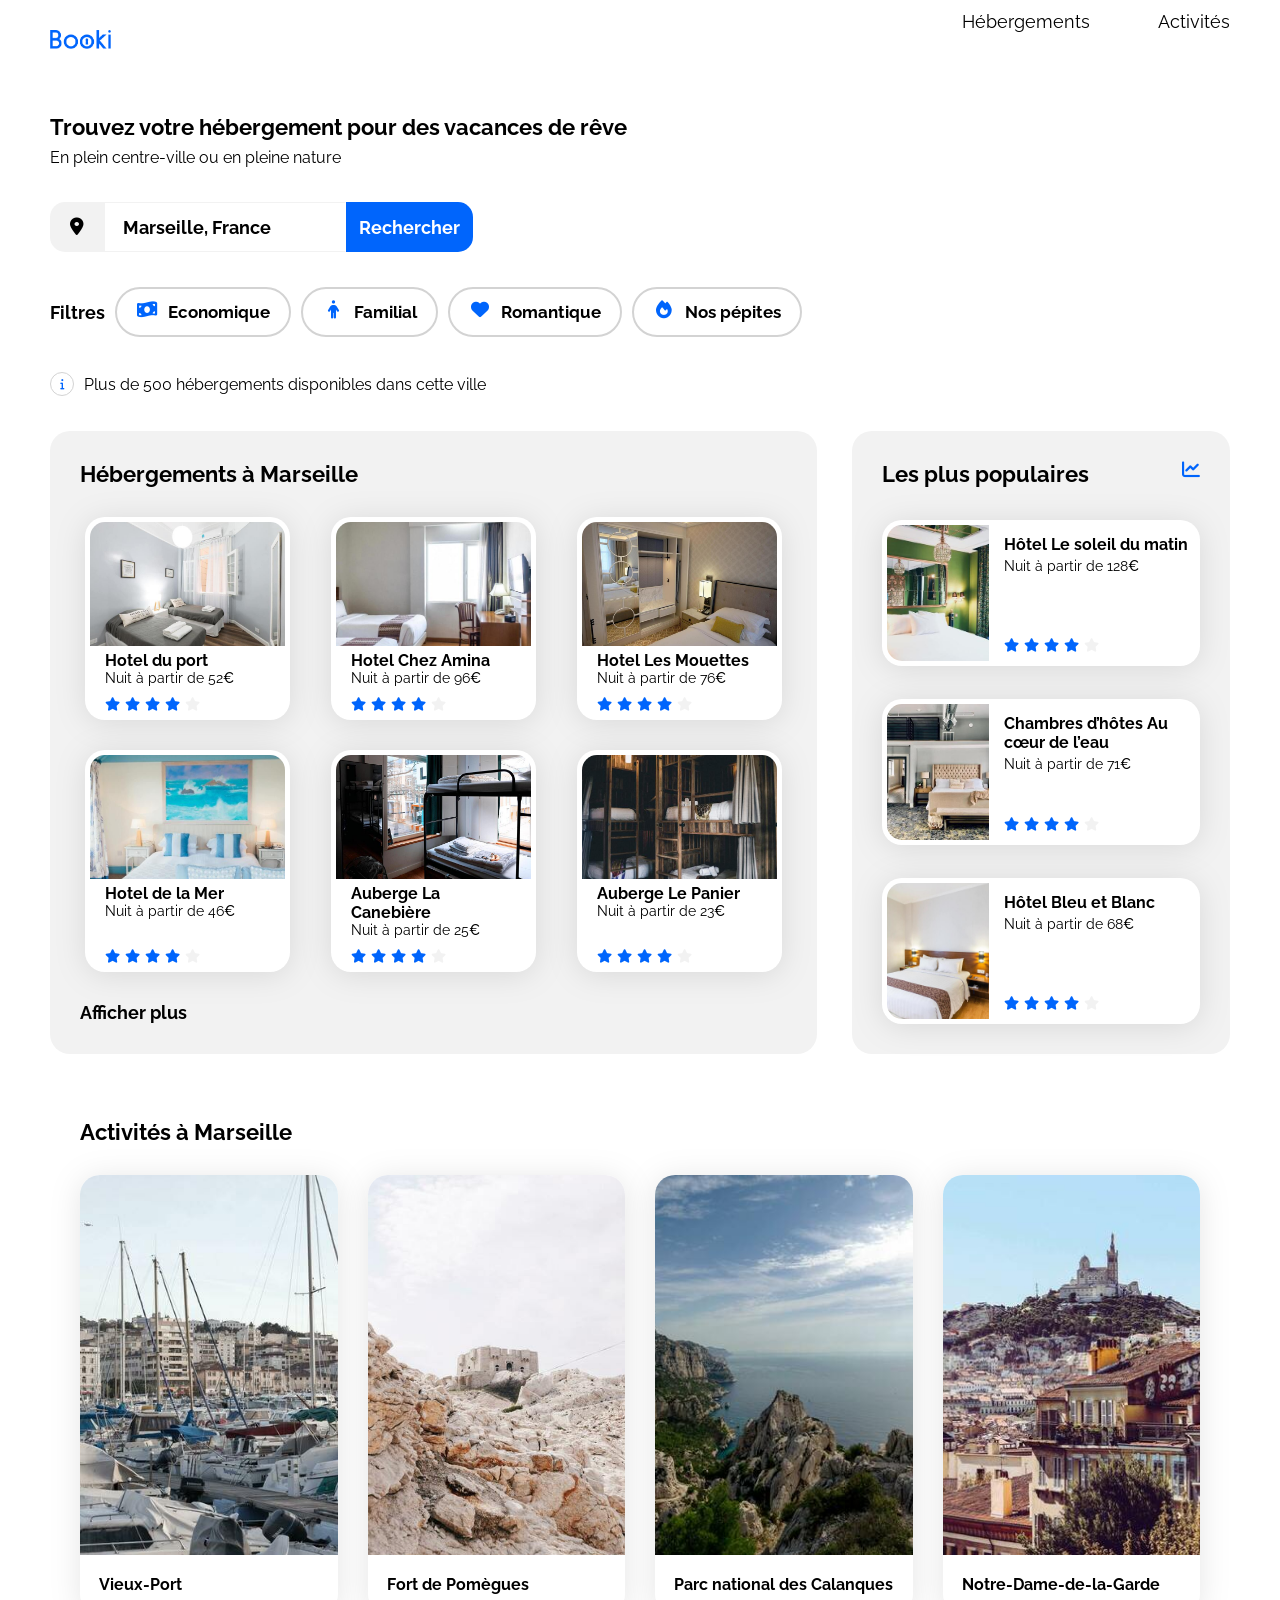
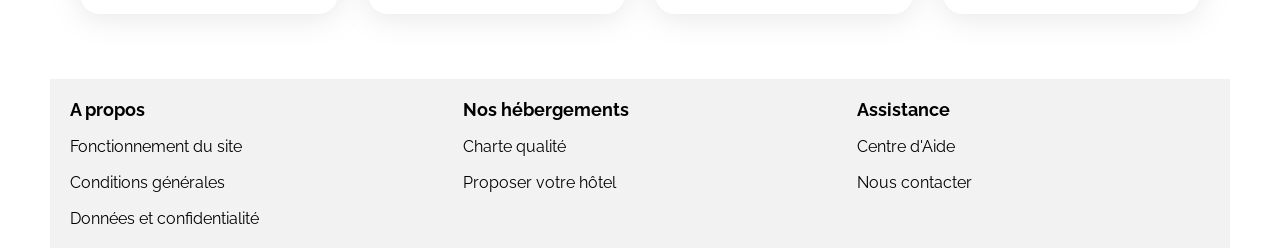
<file: index.html>
<!DOCTYPE html>
<html lang="fr">
<head>
    <meta charset="UTF-8">
    <meta name="viewport" content="width=device-width, initial-scale=1.0">
    <title>Booki</title>
    <link rel="preconnect" href="https://fonts.googleapis.com">
    <link rel="preconnect" href="https://fonts.gstatic.com" crossorigin>
    <link href="https://fonts.googleapis.com/css2?family=Raleway:wght@400;500;700&display=swap" rel="stylesheet">
    <link rel="stylesheet" href="https://cdnjs.cloudflare.com/ajax/libs/font-awesome/6.2.1/css/all.min.css"
        integrity="sha512-MV7K8+y+gLIBoVD59lQIYicR65iaqukzvf/nwasF0nqhPay5w/9lJmVM2hMDcnK1OnMGCdVK+iQrJ7lzPJQd1w=="
        crossorigin="anonymous" referrerpolicy="no-referrer">
    <link rel="stylesheet" href="./css/style.css">
</head>
<body>
    <div class="main-container">
        <header>
            <div class="logo-container">
                <img src="images/logo/Booki.png" alt="booki">
            </div>
            <nav>
                <ul>
                    <li><a href="#hebergements-marseille">Hébergements</a></li>
                    <li><a href="#activites-marseille">Activités</a></li>
                </ul>
            </nav>
        </header>
        <main>
            <div class="hero">
                <section class="hero-search">
                    <div class="hero-txt">
                        <h1>Trouvez votre hébergement pour des vacances de rêve</h1>
                        <p>En plein centre-ville ou en pleine nature</p>
                    </div>
                    <form method="get">
                        <label for="localisation">
                            <i class="fa-solid fa-location-dot"></i>
                        </label>
                        <input type="text" id="localisation" name="localisation" placeholder="Marseille, France">
                        <button class="search">
                                <i class="fa-solid fa-magnifying-glass"></i>
                                <span>Rechercher</span>
                        </button>
                    </form>
                    <div class="filters-container">
                        <h2>Filtres</h2>
                        <div class="filters">
                            <button>
                                <i class="fa-solid fa-money-bill-wave theme-filter" aria-hidden="true"></i>Economique
                            </button>
                            <button>
                                <i class="fa-solid fa-person" aria-hidden="true"></i>Familial
                            </button>
                            <button>
                                <i class="fa-solid fa-heart" aria-hidden="true"></i>Romantique
                            </button>
                            <button>
                                <i class="fa solid fa-fire" aria-hidden="true"></i>Nos pépites
                            </button>
                        </div>
                    </div>
                    <div class="info-container">
                        <span class="info-circle"><i class="fa-solid fa-light fa-info"></i></span>
                        <p>Plus de 500 hébergements disponibles dans cette ville</p>
                    </div>
                </section>
            </div>
            <div class="hebergements-and-populaires">
                <section class="hebergements">
                    <h2 class="section-title" id="hebergements-marseille">Hébergements à Marseille</h2>
                    <div class="hebergements-cards">
                        <a href="#">
                            <article class="card">
                                <img src="images/hebergements/fred-kleber.jpg" alt="chambre-hotel-port">
                                <div class="card-content">
                                    <div class="card-txt">
                                        <h3 class="card-title">Hotel du port</h3>
                                        <p>Nuit à partir de 52<span class="euro">€</span></p>
                                    </div>
                                    <div class="card-rating">
                                            <i class="fa-xs fa-solid fa-star" aria-hidden="true"></i>
                                            <i class="fa-xs fa-solid fa-star" aria-hidden="true"></i>
                                            <i class="fa-xs fa-solid fa-star" aria-hidden="true"></i>
                                            <i class="fa-xs fa-solid fa-star" aria-hidden="true"></i>
                                            <i class="fa-xs fa-solid fa-star neutral-star" aria-hidden="true"></i>
                                    </div>
                                </div>
                            </article> 
                        </a>  
                        <a href="#">
                            <article class="card">
                                <img src="images/hebergements/febrian-zakaria.jpg" alt="chambre-hotel-amina">
                                <div class="card-content">
                                    <div class="card-txt">
                                        <h3 class="card-title">Hotel Chez Amina</h3>
                                        <p>Nuit à partir de 96<span class="euro">€</span></p>
                                    </div>
                                    <div class="card-rating">
                                            <i class="fa-xs fa-solid fa-star" aria-hidden="true"></i>
                                            <i class="fa-xs fa-solid fa-star" aria-hidden="true"></i>
                                            <i class="fa-xs fa-solid fa-star" aria-hidden="true"></i>
                                            <i class="fa-xs fa-solid fa-star" aria-hidden="true"></i>
                                            <i class="fa-xs fa-solid fa-star neutral-star" aria-hidden="true"></i>
                                    </div>
                                </div>
                            </article>
                        </a>
                        <a href="#">
                            <article class="card">
                                <img src="images/hebergements/reisetopia.jpg" alt="chambre-hotel-les-mouettes">
                                <div class="card-content">
                                    <div class="card-txt">
                                        <h3 class="card-title">Hotel Les Mouettes</h3>
                                        <p>Nuit à partir de 76<span class="euro">€</span></p>
                                    </div>
                                    <div class="card-rating">
                                            <i class="fa-xs fa-solid fa-star" aria-hidden="true"></i>
                                            <i class="fa-xs fa-solid fa-star" aria-hidden="true"></i>
                                            <i class="fa-xs fa-solid fa-star" aria-hidden="true"></i>
                                            <i class="fa-xs fa-solid fa-star" aria-hidden="true"></i>
                                            <i class="fa-xs fa-solid fa-star neutral-star" aria-hidden="true"></i>
                                    </div>
                                </div>
                            </article>
                        </a>
                        <a href="#">
                            <article class="card">
                                <img src="images/hebergements/annie-spratt.jpg" alt="chambre-hotel-de-la-mer">
                                <div class="card-content">
                                    <div class="card-txt">
                                        <h3 class="card-title">Hotel de la Mer</h3>
                                        <p>Nuit à partir de 46<span class="euro">€</span></p>
                                    </div>
                                    <div class="card-rating">
                                            <i class="fa-xs fa-solid fa-star" aria-hidden="true"></i>
                                            <i class="fa-xs fa-solid fa-star" aria-hidden="true"></i>
                                            <i class="fa-xs fa-solid fa-star" aria-hidden="true"></i>
                                            <i class="fa-xs fa-solid fa-star" aria-hidden="true"></i>
                                            <i class="fa-xs fa-solid fa-star neutral-star" aria-hidden="true"></i>
                                    </div>
                                </div>
                            </article>
                        </a>
                        <a href="#">
                            <article class="card">
                                <img src="images/hebergements/marcus-loke.jpg" alt="auberge-la-canebiere">
                                <div class="card-content">
                                    <div class="card-txt">
                                        <h3 class="card-title">Auberge La Canebière</h3>
                                        <p>Nuit à partir de 25<span class="euro">€</span></p>
                                    </div>
                                    <div class="card-rating">
                                            <i class="fa-xs fa-solid fa-star" aria-hidden="true"></i>
                                            <i class="fa-xs fa-solid fa-star" aria-hidden="true"></i>
                                            <i class="fa-xs fa-solid fa-star" aria-hidden="true"></i>
                                            <i class="fa-xs fa-solid fa-star" aria-hidden="true"></i>
                                            <i class="fa-xs fa-solid fa-star neutral-star" aria-hidden="true"></i>
                                    </div>
                                </div>
                            </article>
                        </a>
                        <a href="#">
                            <article class="card">
                                <img src="images/hebergements/nicate-lee.jpg" alt="chambre-auberge-le-panier">
                                <div class="card-content">
                                    <div class="card-txt">
                                        <h3 class="card-title">Auberge Le Panier</h3>
                                        <p>Nuit à partir de 23<span class="euro">€</span></p>
                                    </div>
                                    <div class="card-rating">
                                            <i class="fa-xs fa-solid fa-star" aria-hidden="true"></i>
                                            <i class="fa-xs fa-solid fa-star" aria-hidden="true"></i>
                                            <i class="fa-xs fa-solid fa-star" aria-hidden="true"></i>
                                            <i class="fa-xs fa-solid fa-star" aria-hidden="true"></i>
                                            <i class="fa-xs fa-solid fa-star neutral-star" aria-hidden="true"></i>
                                    </div>
                                </div>
                            </article>
                        </a>
                    </div>
                    <div class="afficher-plus">
                        <a href="">Afficher plus</a>
                    </div>
                </section>
                <section class="populaires">
                    <div class="populaires-title">
                        <h2 class="section-title">Les plus populaires</h2>
                        <i class="fa-solid fa-chart-line" aria-hidden="true"></i>
                    </div>
                    <div class="populaires-cards">
                        <a href="#">
                            <article class="card">
                                <img src="./images/hebergements/emile-guillemot.jpg" alt="Image de la chambre d'hôtel montrant un lit">
                                <div class="card-content">
                                    <div class="card-txt">
                                        <h3 class="card-title">Hôtel Le soleil du matin</h3>
                                        <p class="card-subtitle">Nuit à partir de 128<span class="euro">€</span></p>
                                    </div>
                                    <div class="card-rating">
                                        <i class="fa-xs fa-solid fa-star" aria-hidden="true"></i>
                                        <i class="fa-xs fa-solid fa-star" aria-hidden="true"></i>
                                        <i class="fa-xs fa-solid fa-star" aria-hidden="true"></i>
                                        <i class="fa-xs fa-solid fa-star" aria-hidden="true"></i>
                                        <i class="fa-xs fa-solid fa-star neutral-star" aria-hidden="true"></i>
                                        <span class="sr-only">Note de 4 sur 5</span>
                                    </div>
                                </div>
                            </article>
                        </a>
                        <a href="#">
                            <article class="card">
                                <img src="./images/hebergements/aw-creative.jpg" alt="Image de la chambre d'hôtel montrant un lit">
                                <div class="card-content">
                                    <div class="card-txt">
                                        <h3 class="card-title">Chambres d’hôtes Au cœur de l’eau</h3>
                                        <p class="card-subtitle">Nuit à partir de 71<span class="euro">€</span></p>
                                    </div>
                                    <div class="card-rating">
                                        <i class="fa-xs fa-solid fa-star" aria-hidden="true"></i>
                                        <i class="fa-xs fa-solid fa-star" aria-hidden="true"></i>
                                        <i class="fa-xs fa-solid fa-star" aria-hidden="true"></i>
                                        <i class="fa-xs fa-solid fa-star" aria-hidden="true"></i>
                                        <i class="fa-xs fa-solid fa-star neutral-star" aria-hidden="true"></i>
                                        <span class="sr-only">Note de 4 sur 5</span>
                                    </div>
                                </div>
                            </article>
                        </a>
                        <a href="#">
                            <article class="card">
                                <img src="./images/hebergements/febrian-zakaria2.jpg" alt="Image de la chambre d'hôtel montrant un lit">
                                <div class="card-content">
                                    <div class="card-txt">
                                        <h3 class="card-title">Hôtel Bleu et Blanc</h3>
                                        <p class="card-subtitle">Nuit à partir de 68<span class="euro">€</span></p>
                                    </div>
                                    <div class="card-rating">
                                        <i class="fa-xs fa-solid fa-star" aria-hidden="true"></i>
                                        <i class="fa-xs fa-solid fa-star" aria-hidden="true"></i>
                                        <i class="fa-xs fa-solid fa-star" aria-hidden="true"></i>
                                        <i class="fa-xs fa-solid fa-star" aria-hidden="true"></i>
                                        <i class="fa-xs fa-solid fa-star neutral-star" aria-hidden="true"></i>
                                        <span class="sr-only">Note de 4 sur 5</span>
                                    </div>
                                </div>
                            </article>
                        </a>
                    </div>
                </section>
            </div>
            <div>
                <section class="activites">
                    <h2 id="activites-marseille">Activités à Marseille</h2>
                    <div class="activites-cards">
                        <a href="#">
                            <article class="card">
                                <img src="images/activites/reno-laithienne.jpg" alt="photo-Vieux-port">
                                <div class="card-txt">
                                    <h3>Vieux-Port</h3>
                                </div>
                            </article>
                        </a>
                        <a href="#">
                            <article class="card">
                                <img src="images/activites/paul-hermann.jpg" alt="photo-fort-de-Pomègues">
                                <div class="card-txt">
                                    <h3>Fort de Pomègues</h3>
                                </div>
                            </article>
                        </a>
                        <a href="#">
                            <article class="card">
                                <img src="images/activites/kilyan-sockalingum.jpg" alt="photo-des-Calanques">
                                <div class="card-txt">
                                    <h3>Parc national des Calanques</h3>
                                </div>
                            </article>
                        </a>
                        <a href="#">
                            <article class="card">
                                <img src="images/activites/florian-wehde.jpg" alt="photo-Notre-Dame-de-la-Garde">
                                <div class="card-txt">
                                    <h3>Notre-Dame-de-la-Garde</h3>
                                </div>
                            </article>
                        </a>
                    </div>
                </section>
            </div>
        </main>
        <footer>
                <div class="articles-container">
                    <article class="article">
                        <h2 class="article-title">A propos</h2>
                        <ul>
                                <li><a href="">Fonctionnement du site</a></li>
                                <li><a href="">Conditions générales</a></li>
                                <li><a href="">Données et confidentialité</a></li>
                        </ul>
                    </article>
                    <article class="article">
                        <h2 class="article-title">Nos hébergements</h2>
                        <ul>
                                <li><a href="">Charte qualité</a></li>
                                <li><a href="">Proposer votre hôtel</a></li>
                        </ul>
                    </article>
                    <article class="article">
                        <h2 class="article-title">Assistance</h2>
                            <ul>
                                <li><a href="">Centre d'Aide</a></li>
                                <li><a href="">Nous contacter</a></li>
                            </ul>
                    </article>
                </div>
        </footer>
    </div>
</body>
</html>
</file>
<file: css/style.css>
/****** General ***********/

/* Le code de base, commun à Desktop et autres versions */

* {
    font-family: 'Raleway', sans-serif;
    font-size: 18px;
    margin:0;
    padding:0;
    box-sizing: border-box;
}

:root {
    --main-color: #0065FC;
    --main-bg-color: #F2F2F2;
    --filter-bg-color: #DEEBFF;
}

.fa-solid {
    color: var(--main-color);
}

body {
    display: flex;
    justify-content: center;
}

/* main-container permet de centrer la page sur grands écrans */

.main-container {
    display: flex;
    flex-direction: column;
    height: auto;
    width: 100%;
    max-width: 1440px;
    padding: 0 50px;
    gap: 35px;
}

/***Header***/

header {
    display: flex;
    flex-direction: row;
    justify-content: space-between;
}

.logo-container {
    display: flex;
    align-content: center;
    justify-content: left;
    padding: 30px 50px 30px 0px;
}

.logo-container img {
    height: 19px;
    width: 61.09px;
}

header nav {
    display: flex;
    flex-direction: row;
}

header nav ul {
    display: flex;
    width: 100%;
    gap: 68px;
    justify-content: right;
}

header nav ul li {
    display: flex;
    list-style: none;
    font-size: 16px;
}

header nav ul li a {
    padding: 9px 0px 0px 0px;
    border-top: 2px solid white;
    border-bottom: 2px solid white;
}

header nav ul li a:hover {
    border-top: 2px solid var(--main-color);
    border-bottom: 2px solid white;
    color:var(--main-color);
}

main {
    display: flex;
    flex-direction: column;
    gap: 35px;
}


/***Hero***/

.hero {
    display:flex;
    flex-direction: column;
    width: auto;
}

.hero-search {
    display: flex;
    flex-direction: column;
    gap:35px;
}

.hero-txt {
    display: flex;
    flex-direction: column;
    gap: 8px;
}

.hero-txt h1 {
    display: flex ;
    flex-direction: row;
    flex-wrap: wrap;
    font-size: 22px;
}

.hero-txt p {
    font-size: 16px;
}

.hero label i {
    color: black;
    height: 18px;
    width: 14px;
}

.hero i {
    color:var(--main-color);
}

form  {
    display:flex;
    height: 50px;
}

form label {
    display:flex;
    justify-content:center;
    align-items: center;
    padding: 10px 20px 10px 20px;
    background-color:var(--main-bg-color);
    border-radius: 15px 0px 0px 15px;
    border:var(--main-bg-color);
}

form input {
    font-weight: bold;
    font-size: 18px;
    padding-left: 18px;
    width: fit-content;
    align-content: center;
    border-top: 1px solid var(--main-bg-color);
    border-right: 1px solid white;
    border-bottom: 1px solid var(--main-bg-color);
    border-left: 1px solid var(--main-bg-color);
}

form input::placeholder {
    justify-self: start;
    font-size: 18px;
    color:black;
}

form input:focus {
    outline:none;
}

.search {
    width: auto;
    background-color:var(--main-color);
    color: white;
    font-weight:bold;
    font-size: 18px;
    padding:13px;
    border:lightgray;
    border-radius: 0px 15px 15px 0px;
}

.search i {
    color: var(--main-bg-color);
    justify-content: center;
    display: none;
}

.search span {
    display: inline;
}

.filters-container {
    display:flex;
    flex-direction: row;
    flex-wrap: wrap;
    align-items: center;
    gap: 10px;
}

.filters-container h3 {
    padding-right: 18px;
}

.filters-container .filters {
    display: flex;
    flex-direction: row;
    justify-content: center;
    align-content: center;
    gap: 10px;
}

.filters-container .filters button {
    display: flex;
    flex-direction: row;
    font-size: 17px;
    font-weight: bold;
    height: 50px;
    padding: 4px 19px 4px 19px;
    background-color:white;
    border: 2px solid lightgray;
    border-radius: 50px;
    align-items: center;
    gap: 10px;
    white-space: nowrap;
    cursor: pointer;
}

.filters button i {
    height: 22px;
    width: 22px;
}

.filters button:hover{
    background-color: var(--filter-bg-color);
}

.info-container {
    display:flex;
    flex-direction: row;
    align-items: center;
    gap: 10px;
}

.info-container .info-circle {
    display: flex;
    height: 24px;
    width: 24px;
    justify-content: center;
    align-items: center;
    border: 1px solid lightgrey;
    border-radius: 50px;
}

.info-container .info-circle i {
    font-size: 11px;
}

.info-container p {
    font-size: 16px;
}

/***Commun***/

a {
    color: inherit;
    text-decoration: none;
}

.activites h2 {
    margin: 0;
    font-size: 22px;
}

.card {
    background-color: white;
    border-radius: 20px;
    padding: 5px;
    filter: drop-shadow(0px 3px 15px rgba(0, 0, 0, 0.1));
}

.card img {
    object-fit: cover;
}

.card-title {
    font-size: 16px;
}

.euro {
    font-weight: 500;
    font-size: 14px;
}

.neutral-star {
    color: var(--main-bg-color);
}


/****** Hebergements And Populaires ***********/

.hebergements-and-populaires {
    display: flex;
    justify-content: space-between;
    width: auto;
}

.hebergements-and-populaires section {
    background-color: var(--main-bg-color);
    border-radius: 20px;
    padding: 30px;
    box-sizing: border-box;
}

.hebergements-and-populaires .section-title {
    font-size: 22px;
}

/****** Hebergements ***********/

.hebergements {
    display:flex;
    flex-direction: column;
    width:65%;
    gap: 30px;
}

.hebergements-cards {
    display: flex;
    flex-direction: row;
    flex-wrap: wrap;
    justify-content: space-around;
    gap: 30px;
}

.hebergements-cards a {
    display: flex;
    width: 29%;
}

.hebergements-cards .card {
    display: flex;
    width: 100%;
    flex-direction: column;
    background-color: white;
    border-radius: 20px;
    padding: 5px;
    gap:5px;
}

.hebergements-cards img {
    height: 124px;
    border-radius: 15px 15px 0px 0px;
}

.hebergements-cards .card-content {
    display:flex;
    flex-direction: column;
    flex:1;
    justify-content: space-between;
    padding: 0px 15px 0px 15px;
    gap: 8px;
}

.hebergements-cards .card-title {
    font-size: 16px;
}

.hebergements-cards .card-txt {
    display:flex;
    flex-direction: column;
    flex: 1;
}

.hebergements-cards .card-txt p {
    font-size: 14px;
}

.afficher-plus {
    font-size: 18px;
    font-weight: bold;
}


/****** Populaires ***********/

.populaires {
    width: 32%;
}

.populaires-title {
    display: flex;
    flex-direction: row;
    justify-content: space-between;
}

.section-title {
    display: flex;
    justify-content: space-between;
    align-items: center;
    font-size: 22px;
}

.populaires-cards a {
    flex: 1;
}

.populaires-cards .card {
    display: flex;
    margin-top: 33px;
}

.populaires-cards img {
    width: 33%;
    height: 136px;
    border-radius: 15px 0px 0px 15px;
}

.populaires-cards .card-content {
    width: 67%;
    padding-left: 15px;
    display: flex;
    flex-direction: column;
    justify-content: space-between;
    box-sizing: border-box;
}

.populaires-cards .card-txt p {
    font-size: 14px;
}

.populaires-cards .card-title {
    margin-top: 10px;
    margin-bottom: 4px;
    font-size: 16px;
}

.populaires-cards .card-subtitle {
    margin: 0;
}

.populaires-cards .card-rating {
    margin-bottom: 5px;
}


/***Activités***/


.activites {
    display: flex;
    flex-direction: column;
    justify-content: center;
    padding: 30px;
    gap: 30px;
}


.activite h2 {
    font-size: 22px;
}

.activites-cards {
    display: flex;
    flex-direction: row;
    gap: 30px;
}

.activites-cards a {
    display: flex;
    width: 20%;
    flex: 1;
}

.activites-cards .card {
    display: flex;
    flex-direction: column;
    padding: 0px;
    width: 100%;
    flex: 1;
}

.activites-cards .card img {
    display: flex;
    height: 380px;
    width: auto;
    border-radius: 20px 20px 0px 0px;
}

.activites-cards .card .card-txt {
    display: flex;
    flex-wrap: wrap;
    align-items: center;
    width: 100%;
    flex: 1;
}

.activites-cards .card h3 {
    font-size: 16px;
    padding: 20px 19px 20px 19px;
}

/***Footer***/

footer {
    background-color:var(--main-bg-color);
}

.articles-container {
    display: flex;
    flex-direction: row;
    width: 100%;
}

.article {
    display: flex;
    flex-direction: column;
    width: 33.5%;
    padding: 20px;
    gap: 15px;
}

.article ul {
    display: flex;
    flex-direction: column;
    width: 100%;
    gap: 15px;
}

.article ul li {
    list-style: none;
}

.article ul li a {
    font-size: 16px;
}


/* Le code ci-dessous correspond à la version responsive uniquement */

/****** Media queries ***********/

/* Medium devices (tablets, less/equal than 1024px) */
@media (max-width: 1024px) {

    .main-container {
        max-width: 1024px;
    }

    .filters-container {
        flex-direction: column;
        align-items: flex-start;
        gap: 10px;
    }

    .filters-container .filters button {
        font-size: 16px;
    }


    .hebergements-and-populaires {
        flex-direction: column;
    }

    .hebergements {
        width: 100%;
    }

    .populaires {
        width: 100%;
        margin-top: 50px;
    }

    .populaires-cards {
        display: flex;
        flex-direction: row;
        justify-content: space-between;
        gap: 20px;
    }

    .populaires-cards a {
        width: 30%;
    }

    .populaires-cards .card-subtitle {
        font-size: 13px;
    }

    .activites-cards .card img {
        height: 200px;
    }

    .activites-cards .card h3 {
        font-size: 16px;
    }
}


/* Small devices (phones, less than 768px) */
@media (max-width: 768px) {
    /* ... */


    .main-container {
        max-width: 768px;
        padding: 0px;
    }

    header {
        display: flex;
        flex-direction: column;
        justify-content: center;
    }

    .logo-container {
        justify-content: center;
        padding: 30px;
    }

    header {
        flex-direction: column;
    }

    header nav {
        display: flex;
        width: 100%;
        justify-content: center;
    }

    header nav ul {
        display: flex;
        flex-direction: row;
        justify-content: center;
        gap: 0px;
    }

    header nav ul li {
        display: flex;
        width: 50%;
        justify-content: center;
    }

    header nav ul li a {
        display: flex;
        width: 100%;
        justify-content: center;
        padding: 0px 0px 15px 0px;
        border-bottom: 2px solid var(--main-bg-color);
    }

    header nav ul li a:hover {
        border-top: 2px solid white;
        border-bottom: 2px solid var(--main-color);
        color:var(--main-color);
    }

    .hero {
        padding: 0px 20px 0px 20px;
    }

    form {
        width: 100%;
    }

    form input {
        width: 100%;
    }

    form label i {
        color: black;
    }

    .search {
        height: 49px;
        width: 49px;
        border-radius: 15px;
        border: 1px;
        padding: 15px 16px 15px 16px;
        box-shadow: 0px 3px 3px 0px rgba(0, 0, 0, 0.3);
    }

    .search i {
        color: var(--main-bg-color);
        justify-content: center;
        display: block;
    }

    .search span {
        display: none;
    }

    .filters-container .filters {
        flex-wrap: wrap;
        justify-content: space-between;
        width: 100%;
    }

    .filters-container .filters button {
        font-size: 14px;
        width: 48%;
    }

    .hebergements-and-populaires {
        flex-direction: column-reverse;
    }

    .hebergements-and-populaires section {
        margin: 0px;
    }

    .hebergements-and-populaires .hebergements {
        background-color: white;
        border-radius: 0px;
        box-sizing: border-box;
        gap: 30px;
    }

    .hebergements-and-populaires .populaires {
        border-radius: 0px;
    }

    .hebergement-cards {
        flex-direction: column;
    }

    .hebergements-cards a {
        width: 100%;
    }

    .hebergement-cards {
        height: 81px;
        width: 12px;
    }

    .populaires-cards {
        flex-direction: column;
        padding: 5px;
    }

    .populaires-cards img {
        border-radius: 15px 0px 0px 15px;
    }

    .populaires-cards a {
        width: 100%;
    }

    .activites {
        padding: 0px 30px 0px 30px;
    }

    .activites-cards {
        display:flex;
        flex-direction: column;
        gap: 15px;
    }

    .activites-cards a {
        width: 100%;
    }

    .activites-cards h3 {
        width: 100%;
    }

    .article {
        display: flex;
        width: 100%;
    }

    .articles-container {
        display: flex;
        flex-direction: column;
        width: 100%;
    }
}
</file>
